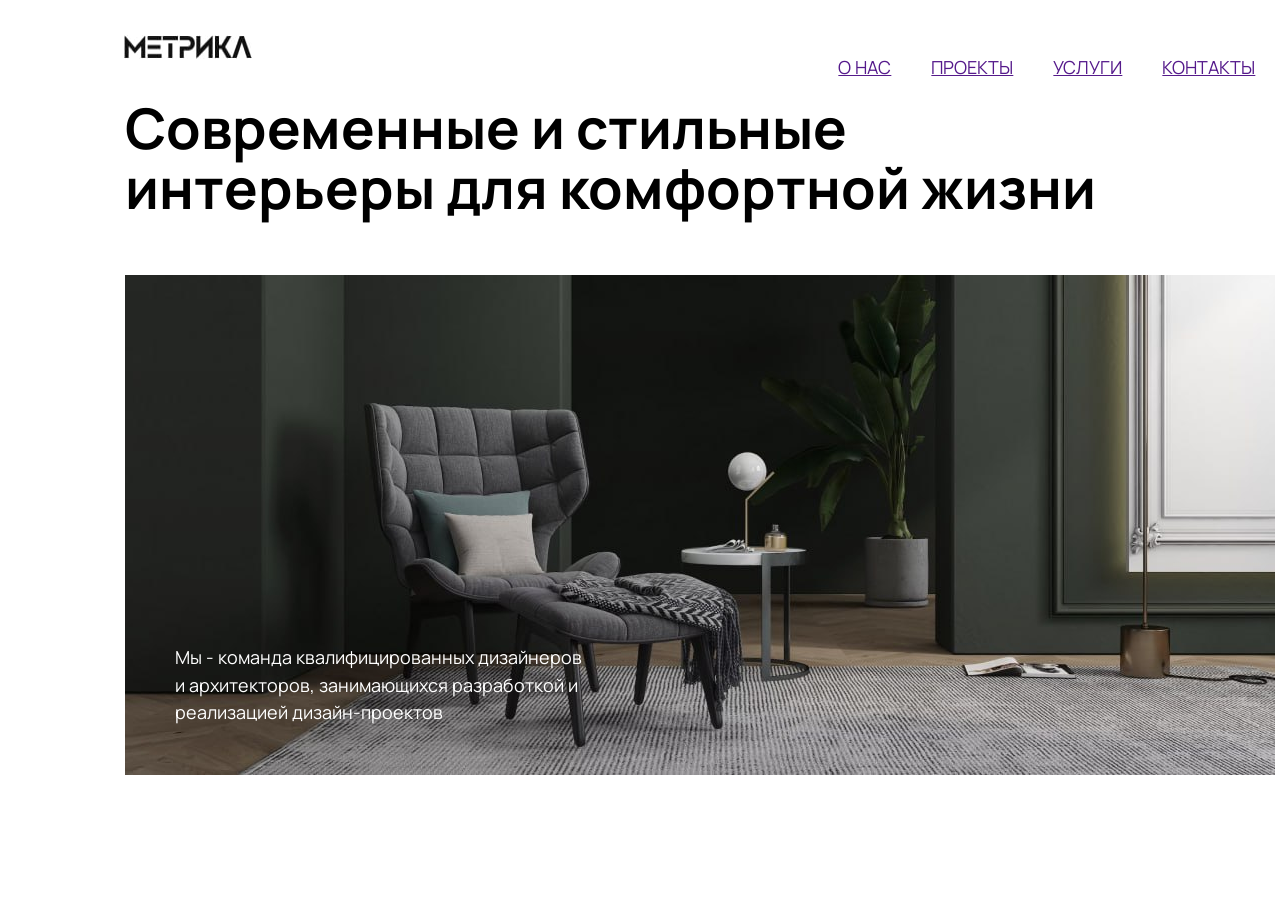
<file: Pervii  proect/static/index.html>
<!DOCTYPE html>
<html lang="en">

<head>
    <meta charset="UTF-8">
    <meta name="viewport" content="width=device-width, initial-scale=1.0">
    <title>Дизаин интериера</title>
    <link rel="stylesheet" href="styles/styles.css">
    <link rel="preconnect" href="https://fonts.googleapis.com">
    <link rel="preconnect" href="https://fonts.gstatic.com" crossorigin>
    <link href="https://fonts.googleapis.com/css2?family=Manrope:wght@200..800&display=swap" rel="stylesheet">
</head>

<body>
    <div class="header">
        <header><img src="images/METRIKA.jpg" , width="128px" , height="24px" alt="Metrica"></header>

        <header>
            <ul>
                <li><a href="">О НАС</a></li>
                <li><a href="">ПРОЕКТЫ</a></li>
                <li><a href="">УСЛУГИ</a></li>
                <li><a href="">КОНТАКТЫ</a></li>
            </ul>
        </header>

    </div>
    <pre></pre>

    <pre></pre>

    </div>
    </p>
    </div>

    <h1>Современные и стильные<br> интерьеры для комфортной жизни</h1>
    </div>

    <div class="mi">

        <span>
            <p>Мы - команда квалифицированных дизайнеров<br>
                и архитекторов, занимающихся разработкой и<br>
                реализацией дизайн-проектов</p>
        </span>
    </div>






</body>

</html>
</file>
<file: Pervii  proect/static/styles/styles.css>
.manrope {
  font-family: "Manrope", sans-serif;
  font-optical-sizing: auto;
  font-weight: <weight>;
  font-style: normal;
}

body {
  margin: 0;
  padding: 0;
  display: contents;
  font-family: "Manrope", sans-serif;
}

.header {
  display: flex;
    justify-content: space-between;
  margin-left: 124px;
  margin-top: 35px;
  width: 1151.35px;
  height: 25.18px;
  font-size: 18px;
  font-weight: 79px;
}
img{
  display: block;
  
}

.header>header>ul{
 justify-content: space-between;
  display: flex;
    list-style: none;
    margin: 0;
    padding: 0;
   /* margin-block-start: 1em;
    margin-block-end: 1em;
    margin-inline-start: 0px;
    margin-inline-end: 0px; */
    /* padding-inline-start: 40px;
    unicode-bidi: isolate;  */
}

.header>header>ul>li{
display: block;
    padding: 20px;
    /* border-style: solid; */
    /* border-width: 0.5px; */
}



p {
  display: inline;
width: 79px;
height: 25px;
margin-top: 33px;
/* margin-left: 400px; */




}
.menu{
  margin-left: 400px;
}
.zagolovok {
  margin-left: 125px;
  width: 1150px;

}

h1 {
  margin-left: 125px;
  width: 1150px;
  font-size: 56px;
  font-weight: 400px;
  height: 120px;
  line-height: 60px;
  
}


.mi {
  background-image: url(../images/Stul.png);
  width: 1150px;
  height: 500px;
  
  position: relative;
  margin-left: 125px;
 
  font-size: 20px;
  font-weight: 400px;
  line-height: 27.32px;
  bottom: -20px;


  color: white;

}

span {
  position: absolute;
  bottom: 50px;
  margin-left: 50px;
  font-size: large;
  fon width: 430px;
  height: 81px;
}
</file>
